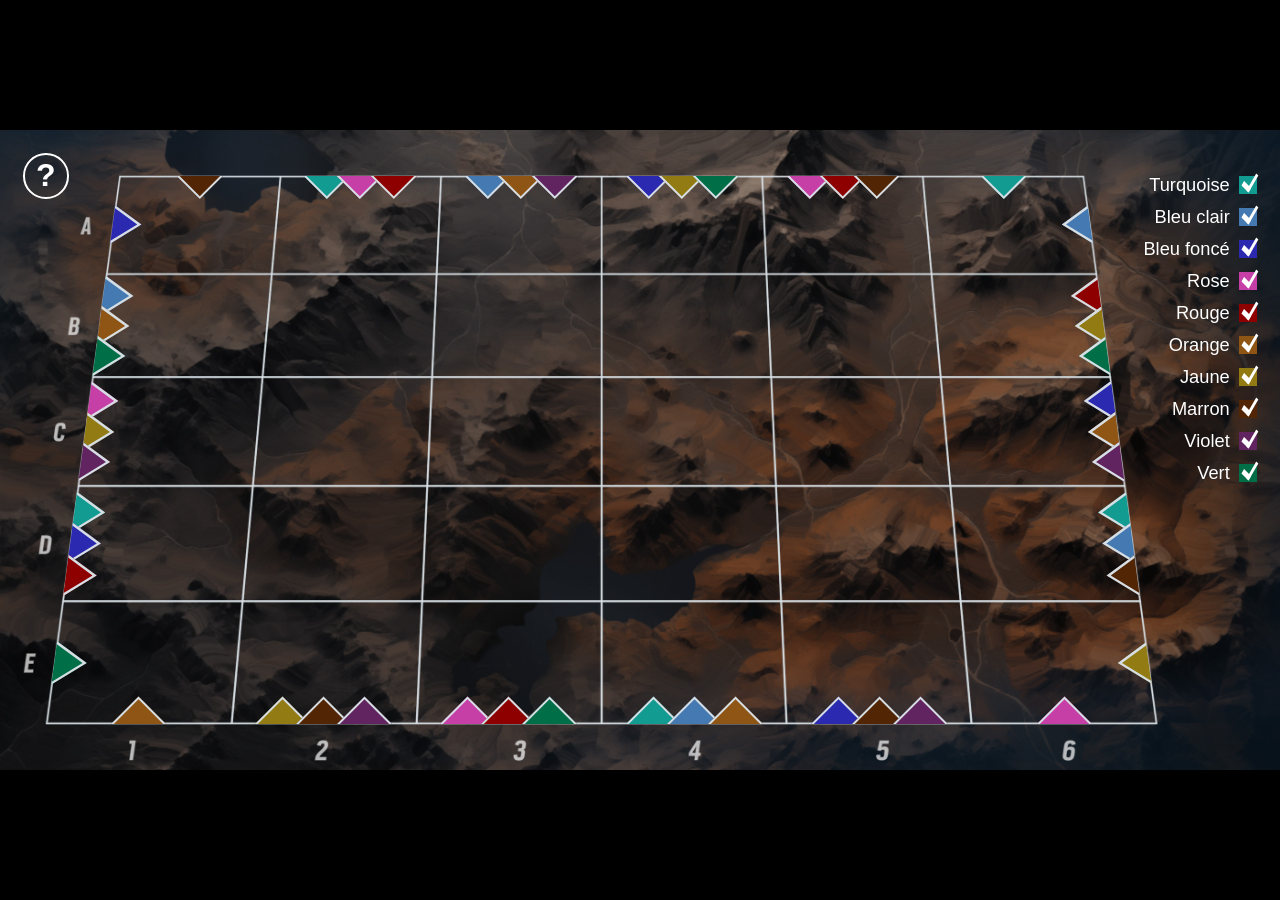
<file: alliance-war.html>
<!DOCTYPE html>
<html>
	<head>
		<meta charset="utf-8">
		<meta name="viewport" content="width=device-width, initial-scale=1.0" />
		<title>Lust Goddess - Alliance War</title>
		<link rel="stylesheet" media="all" href="css/alliance-war.css" />
	</head>
	
	<body>
		<div class="alliance-war alliance-war--horizontal alliance-war--ratio-by-height">
			
			<div class="alliance-war__container">
				<div class="alliance-war__grid">
					
					<div class="alliance-war__grid__edge alliance-war__grid__edge--top">
						<div class="alliance-war__grid__edge__sector alliance-war__grid__edge__sector--top alliance-war__grid__edge__sector--top--1">							<!-- A1 -->
							<div class="alliance-war__grid__edge__sector__team alliance-war__grid__edge__sector__team--top alliance-war__grid__edge__sector__team--8"></div>		<!-- 8 -->
						</div>
						<div class="alliance-war__grid__edge__sector alliance-war__grid__edge__sector--top alliance-war__grid__edge__sector--top--2">							<!-- A2 -->
							<div class="alliance-war__grid__edge__sector__team alliance-war__grid__edge__sector__team--top alliance-war__grid__edge__sector__team--1"></div>		<!-- 1 -->
							<div class="alliance-war__grid__edge__sector__team alliance-war__grid__edge__sector__team--top alliance-war__grid__edge__sector__team--4"></div>		<!-- 4 -->
							<div class="alliance-war__grid__edge__sector__team alliance-war__grid__edge__sector__team--top alliance-war__grid__edge__sector__team--5"></div>		<!-- 5 -->
						</div>
						<div class="alliance-war__grid__edge__sector alliance-war__grid__edge__sector--top alliance-war__grid__edge__sector--top--3">							<!-- A3 -->
							<div class="alliance-war__grid__edge__sector__team alliance-war__grid__edge__sector__team--top alliance-war__grid__edge__sector__team--2"></div>		<!-- 2 -->
							<div class="alliance-war__grid__edge__sector__team alliance-war__grid__edge__sector__team--top alliance-war__grid__edge__sector__team--6"></div>		<!-- 6 -->
							<div class="alliance-war__grid__edge__sector__team alliance-war__grid__edge__sector__team--top alliance-war__grid__edge__sector__team--9"></div>		<!-- 9 -->
						</div>
						<div class="alliance-war__grid__edge__sector alliance-war__grid__edge__sector--top alliance-war__grid__edge__sector--top--4">							<!-- A4 -->
							<div class="alliance-war__grid__edge__sector__team alliance-war__grid__edge__sector__team--top alliance-war__grid__edge__sector__team--3"></div>		<!-- 3 -->
							<div class="alliance-war__grid__edge__sector__team alliance-war__grid__edge__sector__team--top alliance-war__grid__edge__sector__team--7"></div>		<!-- 7 -->
							<div class="alliance-war__grid__edge__sector__team alliance-war__grid__edge__sector__team--top alliance-war__grid__edge__sector__team--10"></div>		<!-- 10 -->
						</div>
						<div class="alliance-war__grid__edge__sector alliance-war__grid__edge__sector--top alliance-war__grid__edge__sector--top--5">							<!-- A5 -->
							<div class="alliance-war__grid__edge__sector__team alliance-war__grid__edge__sector__team--top alliance-war__grid__edge__sector__team--4"></div>		<!-- 4 -->
							<div class="alliance-war__grid__edge__sector__team alliance-war__grid__edge__sector__team--top alliance-war__grid__edge__sector__team--5"></div>		<!-- 5 -->
							<div class="alliance-war__grid__edge__sector__team alliance-war__grid__edge__sector__team--top alliance-war__grid__edge__sector__team--8"></div>		<!-- 8 -->
						</div>
						<div class="alliance-war__grid__edge__sector alliance-war__grid__edge__sector--top alliance-war__grid__edge__sector--top--6">							<!-- A6 -->
							<div class="alliance-war__grid__edge__sector__team alliance-war__grid__edge__sector__team--top alliance-war__grid__edge__sector__team--1"></div>		<!-- 1 -->
						</div>
					</div>
					
					<div class="alliance-war__grid__edge alliance-war__grid__edge--bottom">
						<div class="alliance-war__grid__edge__sector alliance-war__grid__edge__sector--bottom alliance-war__grid__edge__sector--bottom--1">						<!-- E1 -->
							<div class="alliance-war__grid__edge__sector__team alliance-war__grid__edge__sector__team--bottom alliance-war__grid__edge__sector__team--6"></div>		<!-- 6 -->
						</div>
						<div class="alliance-war__grid__edge__sector alliance-war__grid__edge__sector--bottom alliance-war__grid__edge__sector--bottom--2">						<!-- E2 -->
							<div class="alliance-war__grid__edge__sector__team alliance-war__grid__edge__sector__team--bottom alliance-war__grid__edge__sector__team--7"></div>		<!-- 7 -->
							<div class="alliance-war__grid__edge__sector__team alliance-war__grid__edge__sector__team--bottom alliance-war__grid__edge__sector__team--8"></div>		<!-- 8 -->
							<div class="alliance-war__grid__edge__sector__team alliance-war__grid__edge__sector__team--bottom alliance-war__grid__edge__sector__team--9"></div>		<!-- 9 -->
						</div>
						<div class="alliance-war__grid__edge__sector alliance-war__grid__edge__sector--bottom alliance-war__grid__edge__sector--bottom--3">						<!-- E3 -->
							<div class="alliance-war__grid__edge__sector__team alliance-war__grid__edge__sector__team--bottom alliance-war__grid__edge__sector__team--4"></div>		<!-- 4 -->
							<div class="alliance-war__grid__edge__sector__team alliance-war__grid__edge__sector__team--bottom alliance-war__grid__edge__sector__team--5"></div>		<!-- 5 -->
							<div class="alliance-war__grid__edge__sector__team alliance-war__grid__edge__sector__team--bottom alliance-war__grid__edge__sector__team--10"></div>	<!-- 10 -->
						</div>
						<div class="alliance-war__grid__edge__sector alliance-war__grid__edge__sector--bottom alliance-war__grid__edge__sector--bottom--4">						<!-- E4 -->
							<div class="alliance-war__grid__edge__sector__team alliance-war__grid__edge__sector__team--bottom alliance-war__grid__edge__sector__team--1"></div>		<!-- 1 -->
							<div class="alliance-war__grid__edge__sector__team alliance-war__grid__edge__sector__team--bottom alliance-war__grid__edge__sector__team--2"></div>		<!-- 2 -->
							<div class="alliance-war__grid__edge__sector__team alliance-war__grid__edge__sector__team--bottom alliance-war__grid__edge__sector__team--6"></div>		<!-- 6 -->
						</div>
						<div class="alliance-war__grid__edge__sector alliance-war__grid__edge__sector--bottom alliance-war__grid__edge__sector--bottom--5">						<!-- E5 -->
							<div class="alliance-war__grid__edge__sector__team alliance-war__grid__edge__sector__team--bottom alliance-war__grid__edge__sector__team--3"></div>		<!-- 3 -->
							<div class="alliance-war__grid__edge__sector__team alliance-war__grid__edge__sector__team--bottom alliance-war__grid__edge__sector__team--8"></div>		<!-- 8 -->
							<div class="alliance-war__grid__edge__sector__team alliance-war__grid__edge__sector__team--bottom alliance-war__grid__edge__sector__team--9"></div>		<!-- 9 -->
						</div>
						<div class="alliance-war__grid__edge__sector alliance-war__grid__edge__sector--bottom alliance-war__grid__edge__sector--bottom--6">						<!-- E6 -->
							<div class="alliance-war__grid__edge__sector__team alliance-war__grid__edge__sector__team--bottom alliance-war__grid__edge__sector__team--4"></div>		<!-- 4 -->
						</div>
					</div>
					
					<div class="alliance-war__grid__edge alliance-war__grid__edge--left">
						<div class="alliance-war__grid__edge__sector alliance-war__grid__edge__sector--left alliance-war__grid__edge__sector--left--1">							<!-- A1 -->
							<div class="alliance-war__grid__edge__sector__team alliance-war__grid__edge__sector__team--left alliance-war__grid__edge__sector__team--3"></div>		<!-- 3 -->
						</div>
						<div class="alliance-war__grid__edge__sector alliance-war__grid__edge__sector--left alliance-war__grid__edge__sector--left--2">							<!-- B1 -->
							<div class="alliance-war__grid__edge__sector__team alliance-war__grid__edge__sector__team--left alliance-war__grid__edge__sector__team--2"></div>		<!-- 2 -->
							<div class="alliance-war__grid__edge__sector__team alliance-war__grid__edge__sector__team--left alliance-war__grid__edge__sector__team--6"></div>		<!-- 6 -->
							<div class="alliance-war__grid__edge__sector__team alliance-war__grid__edge__sector__team--left alliance-war__grid__edge__sector__team--10"></div>		<!-- 10 -->
						</div>
						<div class="alliance-war__grid__edge__sector alliance-war__grid__edge__sector--left alliance-war__grid__edge__sector--left--3">							<!-- C1 -->
							<div class="alliance-war__grid__edge__sector__team alliance-war__grid__edge__sector__team--left alliance-war__grid__edge__sector__team--4"></div>		<!-- 4 -->
							<div class="alliance-war__grid__edge__sector__team alliance-war__grid__edge__sector__team--left alliance-war__grid__edge__sector__team--7"></div>		<!-- 7 -->
							<div class="alliance-war__grid__edge__sector__team alliance-war__grid__edge__sector__team--left alliance-war__grid__edge__sector__team--9"></div>		<!-- 9 -->
						</div>
						<div class="alliance-war__grid__edge__sector alliance-war__grid__edge__sector--left alliance-war__grid__edge__sector--left--4">							<!-- D1 -->
							<div class="alliance-war__grid__edge__sector__team alliance-war__grid__edge__sector__team--left alliance-war__grid__edge__sector__team--1"></div>		<!-- 1 -->
							<div class="alliance-war__grid__edge__sector__team alliance-war__grid__edge__sector__team--left alliance-war__grid__edge__sector__team--3"></div>		<!-- 3 -->
							<div class="alliance-war__grid__edge__sector__team alliance-war__grid__edge__sector__team--left alliance-war__grid__edge__sector__team--5"></div>		<!-- 5 -->
						</div>
						<div class="alliance-war__grid__edge__sector alliance-war__grid__edge__sector--left alliance-war__grid__edge__sector--left--5">							<!-- E1 -->
							<div class="alliance-war__grid__edge__sector__team alliance-war__grid__edge__sector__team--left alliance-war__grid__edge__sector__team--10"></div>		<!-- 10 -->
						</div>
					</div>
					
					<div class="alliance-war__grid__edge alliance-war__grid__edge--right">
						<div class="alliance-war__grid__edge__sector alliance-war__grid__edge__sector--right alliance-war__grid__edge__sector--right--1">						<!-- A6 -->
							<div class="alliance-war__grid__edge__sector__team alliance-war__grid__edge__sector__team--right alliance-war__grid__edge__sector__team--2"></div>		<!-- 2 -->
						</div>
						<div class="alliance-war__grid__edge__sector alliance-war__grid__edge__sector--right alliance-war__grid__edge__sector--right--2">						<!-- B6 -->
							<div class="alliance-war__grid__edge__sector__team alliance-war__grid__edge__sector__team--right alliance-war__grid__edge__sector__team--5"></div>		<!-- 5 -->
							<div class="alliance-war__grid__edge__sector__team alliance-war__grid__edge__sector__team--right alliance-war__grid__edge__sector__team--7"></div>		<!-- 7 -->
							<div class="alliance-war__grid__edge__sector__team alliance-war__grid__edge__sector__team--right alliance-war__grid__edge__sector__team--10"></div>		<!-- 10 -->
						</div>
						<div class="alliance-war__grid__edge__sector alliance-war__grid__edge__sector--right alliance-war__grid__edge__sector--right--3">						<!-- C6 -->
							<div class="alliance-war__grid__edge__sector__team alliance-war__grid__edge__sector__team--right alliance-war__grid__edge__sector__team--3"></div>		<!-- 3 -->
							<div class="alliance-war__grid__edge__sector__team alliance-war__grid__edge__sector__team--right alliance-war__grid__edge__sector__team--6"></div>		<!-- 6 -->
							<div class="alliance-war__grid__edge__sector__team alliance-war__grid__edge__sector__team--right alliance-war__grid__edge__sector__team--9"></div>		<!-- 9 -->
						</div>
						<div class="alliance-war__grid__edge__sector alliance-war__grid__edge__sector--right alliance-war__grid__edge__sector--right--4">						<!-- D6 -->
							<div class="alliance-war__grid__edge__sector__team alliance-war__grid__edge__sector__team--right alliance-war__grid__edge__sector__team--1"></div>		<!-- 1 -->
							<div class="alliance-war__grid__edge__sector__team alliance-war__grid__edge__sector__team--right alliance-war__grid__edge__sector__team--2"></div>		<!-- 2 -->
							<div class="alliance-war__grid__edge__sector__team alliance-war__grid__edge__sector__team--right alliance-war__grid__edge__sector__team--8"></div>		<!-- 8 -->
						</div>
						<div class="alliance-war__grid__edge__sector alliance-war__grid__edge__sector--right alliance-war__grid__edge__sector--right--5">						<!-- E6 -->
							<div class="alliance-war__grid__edge__sector__team alliance-war__grid__edge__sector__team--right alliance-war__grid__edge__sector__team--7"></div>		<!-- 7 -->
						</div>
					</div>
					
				</div>
			</div>
			
			<div class="alliance-war__help">
				<button type="button" class="alliance-war__help__button">?</button>
				<div class="alliance-war__help__content">
					En l'absence de paramètre d'URL, celui-ci sera automatiquement généré à sa valeur initiale, à savoir « <em>frenchy=0</em> ».<br>
					Après avoir identifié la couleur correspondant à nos points d'entrée, il suffit simplement de remplacer « <em>0</em> » par le numéro de cette couleur.<br>
				</div>
			</div>
			
			<div class="alliance-war__menu">
				<ul class="alliance-war__menu__items">
					<li class="alliance-war__menu__item">
						<button class="alliance-war__menu__button alliance-war__menu__button--1 alliance-war__menu__button--on">???</button>
					</li>
					<li class="alliance-war__menu__item">
						<button class="alliance-war__menu__button alliance-war__menu__button--2 alliance-war__menu__button--on">???</button>
					</li>
					<li class="alliance-war__menu__item">
						<button class="alliance-war__menu__button alliance-war__menu__button--3 alliance-war__menu__button--on">???</button>
					</li>
					<li class="alliance-war__menu__item">
						<button class="alliance-war__menu__button alliance-war__menu__button--4 alliance-war__menu__button--on">???</button>
					</li>
					<li class="alliance-war__menu__item">
						<button class="alliance-war__menu__button alliance-war__menu__button--5 alliance-war__menu__button--on">???</button>
					</li>
					<li class="alliance-war__menu__item">
						<button class="alliance-war__menu__button alliance-war__menu__button--6 alliance-war__menu__button--on">???</button>
					</li>
					<li class="alliance-war__menu__item">
						<button class="alliance-war__menu__button alliance-war__menu__button--7 alliance-war__menu__button--on">???</button>
					</li>
					<li class="alliance-war__menu__item">
						<button class="alliance-war__menu__button alliance-war__menu__button--8 alliance-war__menu__button--on">???</button>
					</li>
					<li class="alliance-war__menu__item">
						<button class="alliance-war__menu__button alliance-war__menu__button--9 alliance-war__menu__button--on">???</button>
					</li>
					<li class="alliance-war__menu__item">
						<button class="alliance-war__menu__button alliance-war__menu__button--10 alliance-war__menu__button--on">???</button>
					</li>
				</ul>
			</div>
			
		</div>
		
		<script src="js/alliance-war.js"></script>
	</body>
</html>
</file>
<file: css/alliance-war.css>
/* GLOBAL */

html,
body {
	height: 100%;
}
html {
	font-size: 40px;
}
.html--ratio-by-width {
	font-size: min(calc(100vw / 2800 * 40), 40px);
}
.html--ratio-by-height {
	font-size: min(calc(100vh / 1400 * 40), 40px);
}
.html--vertical {
	width: 100vh;
	height: 100vw;
	position: absolute;
	top: 0;
	left: 100%;
	transform: rotate(90deg);
	transform-origin: 0 0;
}
.html--vertical.html--ratio-by-width {
	font-size: min(calc(100vh / 2800 * 40), 40px);
}
.html--vertical.html--ratio-by-height {
	font-size: min(calc(100vw / 1400 * 40), 40px);
}
body {
	background-color: #000000;
	margin: 0;
	display: flex;
	align-items: center;
	justify-content: center;
}
.alliance-war {
	background-image: url('../img/alliance-war/background.jpg');
	background-size: cover;
	aspect-ratio: 2/1;
	position: relative;
}
.alliance-war--ratio-by-height {
	height: 1400px;
	max-height: 100%;
}
.alliance-war--ratio-by-width {
	width: 2800px;
	max-width: 100%;
}
.alliance-war::before {
	content: '';
	background-size: cover;
	position: absolute;
	top: 0;
	right: 0;
	bottom: 0;
	left: 0;
}
.alliance-war-1::before {
	background-image: url('../img/alliance-war/sectors-1.png');
}
.alliance-war-2::before {
	background-image: url('../img/alliance-war/sectors-2.png');
}
.alliance-war-3::before {
	background-image: url('../img/alliance-war/sectors-3.png');
}
.alliance-war-4::before {
	background-image: url('../img/alliance-war/sectors-4.png');
}
.alliance-war-5::before {
	background-image: url('../img/alliance-war/sectors-5.png');
}
.alliance-war-6::before {
	background-image: url('../img/alliance-war/sectors-6.png');
}
.alliance-war-7::before {
	background-image: url('../img/alliance-war/sectors-7.png');
}
.alliance-war-8::before {
	background-image: url('../img/alliance-war/sectors-8.png');
}
.alliance-war-9::before {
	background-image: url('../img/alliance-war/sectors-9.png');
}
.alliance-war-10::before {
	background-image: url('../img/alliance-war/sectors-10.png');
}

/* GRID */

.alliance-war__container {
	height: 100%;
	aspect-ratio: 2632/1400;
	box-sizing: border-box;
	display: flex;
	align-items: center;
	justify-content: center;
}
.alliance-war__grid {
	width: calc(100% / 2632 * 2432);
	height: calc(100% / 1400 * 1200);
	aspect-ratio: 2432/1200;
	position: relative;
}
.alliance-war__grid__edge {
	display: flex;
	position: absolute;
}
.alliance-war__grid__edge--top {
	height: 18%;
	top: 0;
	left: 6.57895%;
	right: 6.57895%;
}
.alliance-war__grid__edge--bottom {
	height: 22.5%;
	bottom: 0;
	left: 0;
	right: 0;
}
.alliance-war__grid__edge--left,
.alliance-war__grid__edge--right {
	width: 11%;
	flex-direction: column;
	top: 0;
	bottom: 0;
}
.alliance-war__grid__edge--left {
	left: 0;
	transform: skewX(-7.6deg) scaleX(1.5);
	transform-origin: 0 100%;
}
.alliance-war__grid__edge--right {
	align-items: flex-end;
	right: 0;
	transform: skewX(7.6deg) scaleX(1.5);
	transform-origin: 100% 100%;
}

/* SECTOR */

.alliance-war__grid__edge__sector {
	display: flex;
	flex-wrap: wrap;
	justify-content: center;
	box-sizing: border-box;
	position: relative;
	overflow: hidden;
}
.alliance-war__grid__edge__sector--top,
.alliance-war__grid__edge__sector--bottom {
	width: calc(100% / 6);
	height: 100%;
}
.alliance-war__grid__edge__sector--top {
	align-items: flex-start;
}
.alliance-war__grid__edge__sector--bottom {
	align-items: flex-end;
}
.alliance-war__grid__edge__sector--left,
.alliance-war__grid__edge__sector--right {
	flex-direction: column;
}
.alliance-war__grid__edge__sector--left {
	align-items: flex-end;
}
.alliance-war__grid__edge__sector--right {
	align-items: flex-start;
}
.alliance-war__grid__edge__sector--left--1,
.alliance-war__grid__edge__sector--right--1 {
	width: 90%;
	height: calc(100% / 1200 * 215);
}
.alliance-war__grid__edge__sector--left--2,
.alliance-war__grid__edge__sector--right--2 {
	width: 92%;
	height: calc(100% / 1200 * 226);
}
.alliance-war__grid__edge__sector--left--3,
.alliance-war__grid__edge__sector--right--3 {
	width: 94%;
	height: calc(100% / 1200 * 238);
}
.alliance-war__grid__edge__sector--left--4,
.alliance-war__grid__edge__sector--right--4 {
	width: 97%;
	height: calc(100% / 1200 * 252);
}
.alliance-war__grid__edge__sector--left--5,
.alliance-war__grid__edge__sector--right--5 {
	width: 100%;
	height: calc(100% / 1200 * 269);
}
.alliance-war__grid__edge__sector__frenchy {
	background-image: url('../img/alliance-war/frenchy.png');
	background-repeat: no-repeat;
	background-position: 50% 50%;
	background-size: contain;
	width: 60%;
	height: 60%;
	position: absolute;
	top: 20%;
}
.alliance-war__grid__edge__sector--left .alliance-war__grid__edge__sector__frenchy,
.alliance-war__grid__edge__sector--right .alliance-war__grid__edge__sector__frenchy {
	left: 20%;
}
.alliance-war__grid__edge__sector--left .alliance-war__grid__edge__sector__frenchy {
	transform: skewX(3.8deg) scaleX(calc(1 / 1.5));
}
.alliance-war__grid__edge__sector--right .alliance-war__grid__edge__sector__frenchy {
	transform: skewX(-3.8deg) scaleX(calc(1 / 1.5));
}
.alliance-war__grid__edge__sector--top--1 .alliance-war__grid__edge__sector__frenchy {
	left: 17%;
}
.alliance-war__grid__edge__sector--top--2 .alliance-war__grid__edge__sector__frenchy {
	left: 18%;
}
.alliance-war__grid__edge__sector--top--3 .alliance-war__grid__edge__sector__frenchy {
	left: 20%;
}
.alliance-war__grid__edge__sector--top--4 .alliance-war__grid__edge__sector__frenchy {
	left: 20%;
}
.alliance-war__grid__edge__sector--top--5 .alliance-war__grid__edge__sector__frenchy {
	left: 22%;
}
.alliance-war__grid__edge__sector--top--6 .alliance-war__grid__edge__sector__frenchy {
	left: 23%;
}
.alliance-war__grid__edge__sector--bottom--1 .alliance-war__grid__edge__sector__frenchy {
	left: 24%;
}
.alliance-war__grid__edge__sector--bottom--2 .alliance-war__grid__edge__sector__frenchy {
	left: 23%;
}
.alliance-war__grid__edge__sector--bottom--3 .alliance-war__grid__edge__sector__frenchy {
	left: 21%;
}
.alliance-war__grid__edge__sector--bottom--4 .alliance-war__grid__edge__sector__frenchy {
	left: 19%;
}
.alliance-war__grid__edge__sector--bottom--5 .alliance-war__grid__edge__sector__frenchy {
	left: 17%;
}
.alliance-war__grid__edge__sector--bottom--6 .alliance-war__grid__edge__sector__frenchy {
	left: 16%;
}

/* TEAM */

.alliance-war__grid__edge__sector__team {
	aspect-ratio: 1/1;
	position: relative;
	transform: rotate(45deg);
}
.alliance-war__grid__edge__sector__team--top,
.alliance-war__grid__edge__sector__team--bottom {
	border: min(4px, 0.2vw) solid #d6dee3;
	height: 30%;
}
.alliance-war__grid__edge__sector__team--top {
	top: -18%;
}
.alliance-war__grid__edge__sector__team--bottom {
	bottom: -18%;
}
.alliance-war__grid__edge__sector__team--left,
.alliance-war__grid__edge__sector__team--right {
	border: min(3px, 0.2vw) solid #d6dee3;
	width: 23%;
}
.alliance-war__grid__edge__sector__team--left {
	left: -88%;
}
.alliance-war__grid__edge__sector__team--right {
	right: -88%;
}
.alliance-war__grid__edge__sector__team--off {
	display: none;
}
.alliance-war__grid__edge__sector__team--1 {
	background-color: var(--team-1-background-color, #000000);
	border-color: var(--team-1-border-color, #d6dee3);
}
.alliance-war__grid__edge__sector__team--2 {
	background-color: var(--team-2-background-color, #000000);
	border-color: var(--team-2-border-color, #d6dee3);
}
.alliance-war__grid__edge__sector__team--3 {
	background-color: var(--team-3-background-color, #000000);
	border-color: var(--team-3-border-color, #d6dee3);
}
.alliance-war__grid__edge__sector__team--4 {
	background-color: var(--team-4-background-color, #000000);
	border-color: var(--team-4-border-color, #d6dee3);
}
.alliance-war__grid__edge__sector__team--5 {
	background-color: var(--team-5-background-color, #000000);
	border-color: var(--team-5-border-color, #d6dee3);
}
.alliance-war__grid__edge__sector__team--6 {
	background-color: var(--team-6-background-color, #000000);
	border-color: var(--team-6-border-color, #d6dee3);
}
.alliance-war__grid__edge__sector__team--7 {
	background-color: var(--team-7-background-color, #000000);
	border-color: var(--team-7-border-color, #d6dee3);
}
.alliance-war__grid__edge__sector__team--8 {
	background-color: var(--team-8-background-color, #000000);
	border-color: var(--team-8-border-color, #d6dee3);
}
.alliance-war__grid__edge__sector__team--9 {
	background-color: var(--team-9-background-color, #000000);
	border-color: var(--team-9-border-color, #d6dee3);
}
.alliance-war__grid__edge__sector__team--10 {
	background-color: var(--team-10-background-color, #000000);
	border-color: var(--team-10-border-color, #d6dee3);
}

/* HELP */

.alliance-war__help {
	position: absolute;
	top: 0;
	left: 0;
	right: 0;
	z-index: 1;
}
.alliance-war__help__button {
	color: #ffffff;
	font-family: Arial;
	font-size: 1.75rem;
	font-weight: bold;
	line-height: calc(2.5rem - min(6px, 0.4vw));
	background-color: transparent;
	border: min(3px, 0.2vw) solid currentColor;
	border-radius: 50%;
	width: 2.5rem;
	height: 2.5rem;
	padding: 0;
	display: block;
	box-sizing: border-box;
	position: absolute;
	top: 1.25rem;
	left: 1.25rem;
	cursor: pointer;
}
.alliance-war__help__button:hover {
	background-color: rgba(255, 255, 255, 0.25);
}
.alliance-war__help__button:hover + .alliance-war__help__content {
	display: block;
}
.alliance-war__help__content {
	color: #ffffff;
	font-family: Arial;
	font-size: 1em;
	line-height: 1.5;
	background-color: rgba(0, 0, 0, 0.75);
	padding: 1.25rem 1.25rem 1.25rem 5rem;
	display: none;
}

/* MENU */

.alliance-war__menu {
	position: absolute;
	top: calc(100% / 1400 * 100);
	right: calc(100% / 2800 * 50);
}
.alliance-war__menu__items {
	list-style: none;
	padding: 0;
	margin: 0;
	display: flex;
	flex-direction: column;
	align-items: flex-end;
	gap: 0.75rem;
}
.alliance-war__menu__item {
}
.alliance-war__menu__button {
	color: #ffffff;
	font-family: Arial;
	font-size: 1rem;
	line-height: 1;
	background-color: transparent;
	border: none;
	border-radius: 0;
	padding: 0;
	display: flex;
	align-items: center;
	gap: 0.5rem;
	position: relative;
	appearance: none;
	cursor: pointer;
	user-select: none;
}
.alliance-war__menu__button--on::before {
	content: '';
	border-width: 0 min(6px, 0.3vw) min(8px, 0.4vw) 0;
	border-style: solid;
	border-color: currentColor;
	width: 0.375rem;
	height: 0.75rem;
	position: absolute;
	top: -0.25rem;
	right: 0.125rem;
	transform: rotate(45deg) skewX(15deg);
}
.alliance-war__menu__button::after {
	content: '';
	width: 1rem;
	height: 1rem;
	display: block;
}
.alliance-war__menu__button--1::after {
	background-color: var(--team-1-background-color, #000000);
}
.alliance-war__menu__button--2::after {
	background-color: var(--team-2-background-color, #000000);
}
.alliance-war__menu__button--3::after {
	background-color: var(--team-3-background-color, #000000);
}
.alliance-war__menu__button--4::after {
	background-color: var(--team-4-background-color, #000000);
}
.alliance-war__menu__button--5::after {
	background-color: var(--team-5-background-color, #000000);
}
.alliance-war__menu__button--6::after {
	background-color: var(--team-6-background-color, #000000);
}
.alliance-war__menu__button--7::after {
	background-color: var(--team-7-background-color, #000000);
}
.alliance-war__menu__button--8::after {
	background-color: var(--team-8-background-color, #000000);
}
.alliance-war__menu__button--9::after {
	background-color: var(--team-9-background-color, #000000);
}
.alliance-war__menu__button--10::after {
	background-color: var(--team-10-background-color, #000000);
}



/*
 * ==========================================================
 * RESPONSIVE
 * ==========================================================
 */

/*@media only screen and (max-width: 2800px) {
	
	/* GLOBAL */
	
	/*.html--ratio-by-width {
		font-size: calc(100vw / 2800 * 40);
	}
}

@media only screen and (max-height: 1400px) {
	
	/* GLOBAL */
	
	/*.html--ratio-by-height {
		font-size: calc(100vh / 1400 * 40);
	}
}*/
</file>
